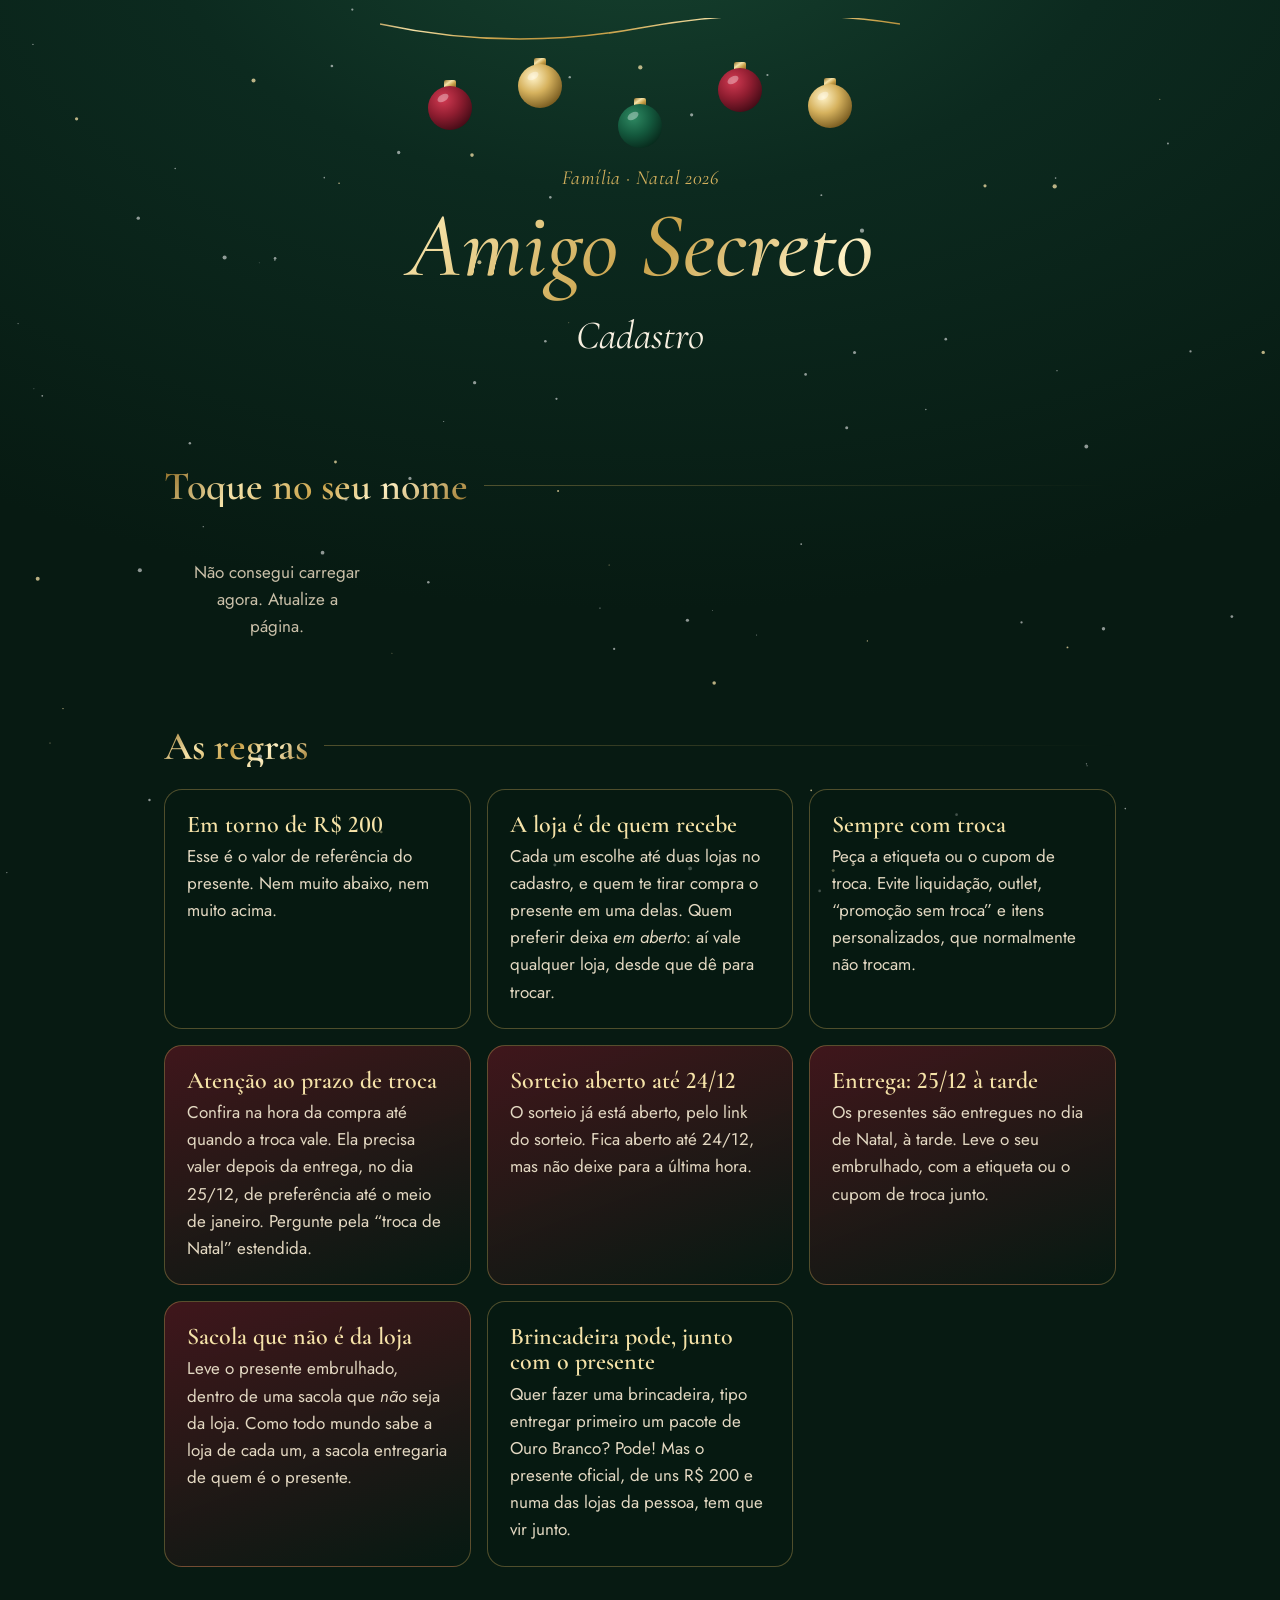
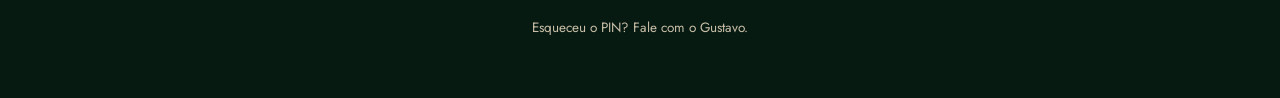
<file: index.html>
<!DOCTYPE html>
<html lang="pt-BR">
<head>
<meta charset="utf-8">
<meta name="viewport" content="width=device-width, initial-scale=1, viewport-fit=cover">
<meta name="theme-color" content="#071a12">
<title>Cadastro · Amigo Secreto</title>
<link rel="icon" href="data:image/svg+xml,%3Csvg xmlns='http://www.w3.org/2000/svg' viewBox='0 0 64 64'%3E%3Ccircle cx='32' cy='36' r='22' fill='%23c9a24a'/%3E%3Crect x='26' y='8' width='12' height='8' rx='2' fill='%23f3dfa2'/%3E%3C/svg%3E">
<link rel="preconnect" href="https://fonts.googleapis.com">
<link rel="preconnect" href="https://fonts.gstatic.com" crossorigin>
<link href="https://fonts.googleapis.com/css2?family=Cormorant+Garamond:ital,wght@0,500;0,600;1,500;1,600&family=Jost:wght@300;400;500&display=swap" rel="stylesheet">
<link rel="stylesheet" href="comum.css?v=5">
<script>if (location.hash === "#lojas") location.replace("lojas/");</script>
</head>
<body>
<main>
  <header>
    <svg class="enfeites" viewBox="0 0 520 150" aria-hidden="true">
      <defs>
        <linearGradient id="ou" x1="0" y1="0" x2="1" y2="1"><stop offset="0" stop-color="#8d6a22"/><stop offset=".35" stop-color="#f5e2a8"/><stop offset=".6" stop-color="#c9a24a"/><stop offset="1" stop-color="#7a5a1c"/></linearGradient>
        <radialGradient id="vi" cx=".35" cy=".3" r=".8"><stop offset="0" stop-color="#d23a52"/><stop offset=".5" stop-color="#8f1d30"/><stop offset="1" stop-color="#3a0913"/></radialGradient>
        <radialGradient id="ve" cx=".35" cy=".3" r=".8"><stop offset="0" stop-color="#2f8a63"/><stop offset=".5" stop-color="#145a3e"/><stop offset="1" stop-color="#062418"/></radialGradient>
        <radialGradient id="ov" cx=".35" cy=".3" r=".8"><stop offset="0" stop-color="#fff3c8"/><stop offset=".45" stop-color="#d6b25e"/><stop offset="1" stop-color="#6b4f17"/></radialGradient>
        <g id="b"><rect x="-6" y="-6" width="12" height="9" rx="2" fill="url(#ou)"/><circle r="22" cy="22"/><ellipse cx="-7" cy="12" rx="6" ry="3.5" fill="#fff" opacity=".35" transform="rotate(-30 -7 12)"/></g>
      </defs>
      <path d="M0 6 Q130 34 260 10 T520 6" fill="none" stroke="url(#ou)" stroke-width="1.5"/>
      <g class="bola" style="transform-box:fill-box"><line x1="70" y1="20" x2="70" y2="62" stroke="url(#ou)"/><use href="#b" x="70" y="68" fill="url(#vi)"/></g>
      <g class="bola" style="transform-box:fill-box"><line x1="160" y1="26" x2="160" y2="40" stroke="url(#ou)"/><use href="#b" x="160" y="46" fill="url(#ov)"/></g>
      <g class="bola" style="transform-box:fill-box"><line x1="260" y1="10" x2="260" y2="80" stroke="url(#ou)"/><use href="#b" x="260" y="86" fill="url(#ve)"/></g>
      <g class="bola" style="transform-box:fill-box"><line x1="360" y1="22" x2="360" y2="44" stroke="url(#ou)"/><use href="#b" x="360" y="50" fill="url(#vi)"/></g>
      <g class="bola" style="transform-box:fill-box"><line x1="450" y1="12" x2="450" y2="60" stroke="url(#ou)"/><use href="#b" x="450" y="66" fill="url(#ov)"/></g>
    </svg>
    <div class="sobre">Família · Natal 2026</div>
    <h1 class="foil">Amigo Secreto</h1>
    <div class="pagina">Cadastro</div>
    <div class="progresso" id="progresso">&nbsp;</div>
  </header>

  <section id="minha"></section>

  <section class="secao">
    <div class="secao-tit"><h2 class="foil">Toque no seu nome</h2></div>
    <div class="grade" id="grade"><div class="carregando">Carregando…</div></div>
  </section>

  <section class="secao">
    <div class="secao-tit"><h2 class="foil">As regras</h2></div>
    <div class="regras">
      <div class="regra"><h3>Em torno de R$ 200</h3><p>Esse é o valor de referência do presente. Nem muito abaixo, nem muito acima.</p></div>
      <div class="regra"><h3>A loja é de quem recebe</h3><p>Cada um escolhe até duas lojas no cadastro, e quem te tirar compra o presente em uma delas. Quem preferir deixa <em>em aberto</em>: aí vale qualquer loja, desde que dê para trocar.</p></div>
      <div class="regra"><h3>Sempre com troca</h3><p>Peça a etiqueta ou o cupom de troca. Evite liquidação, outlet, “promoção sem troca” e itens personalizados, que normalmente não trocam.</p></div>
      <div class="regra destaque"><h3>Atenção ao prazo de troca</h3><p>Confira na hora da compra até quando a troca vale. Ela precisa valer depois da entrega, no dia 25/12, de preferência até o meio de janeiro. Pergunte pela “troca de Natal” estendida.</p></div>
      <div class="regra destaque"><h3>Sorteio aberto até 24/12</h3><p>O sorteio já está aberto, pelo link do sorteio. Fica aberto até 24/12, mas não deixe para a última hora.</p></div>
      <div class="regra destaque"><h3>Entrega: 25/12 à tarde</h3><p>Os presentes são entregues no dia de Natal, à tarde. Leve o seu embrulhado, com a etiqueta ou o cupom de troca junto.</p></div>
      <div class="regra destaque"><h3>Sacola que não é da loja</h3><p>Leve o presente embrulhado, dentro de uma sacola que <em>não</em> seja da loja. Como todo mundo sabe a loja de cada um, a sacola entregaria de quem é o presente.</p></div>
      <div class="regra"><h3>Brincadeira pode, junto com o presente</h3><p>Quer fazer uma brincadeira, tipo entregar primeiro um pacote de Ouro Branco? Pode! Mas o presente oficial, de uns R$ 200 e numa das lojas da pessoa, tem que vir junto.</p></div>
    </div>
  </section>

  <footer>Esqueceu o PIN? Fale com o Gustavo.</footer>
</main>

<script src="comum.js?v=5"></script>
<script>
{
const { $, esc, avatar, abrir, fechar, toast, rpc } = AS;
const LOJAS = ["Granado","Natura","O Boticário","Sephora","Renner","Zara","C&A","Riachuelo","Livraria da Travessa","Livraria Cultura","Tok&Stok","Camicado","L'Occitane","Havaianas","Vivara","Pandora","Centauro","Decathlon","Amazon","Mercado Livre"];
let pessoas = [];

async function carregar() {
  try { pessoas = await AS.lista(); }
  catch (e) { $("#grade").innerHTML = `<div class="carregando">Não consegui carregar agora. Atualize a página.</div>`; return; }
  render();
}

function render() {
  const eu = AS.eu();
  const n = pessoas.filter(p => p.perfil_pronto).length;
  $("#progresso").textContent = `${n} de ${pessoas.length} já se cadastraram`;
  $("#grade").innerHTML = pessoas.map(p => `
    <button class="card ${eu && eu.id === p.id ? "eu" : ""}" data-id="${p.id}" aria-label="${esc(p.nome)}">
      ${avatar(p)}
      <h3>${esc(p.nome)}</h3>
      <div class="selos"><span class="selo ${p.perfil_pronto ? "on" : ""}">${p.perfil_pronto ? "Cadastrado" : "Falta cadastrar"}</span></div>
    </button>`).join("");
  renderMinha();
}

function renderMinha() {
  const eu = AS.eu(), box = $("#minha");
  if (!eu) {
    box.innerHTML = `
      <ol class="passos">
        <li>Toque no seu nome, logo abaixo.</li>
        <li>Escolha 4 números para ser o seu PIN e anote.</li>
        <li>Escreva a sua loja (pode colocar duas) e, se quiser, uma foto.</li>
      </ol>`;
    return;
  }
  const p = pessoas.find(x => x.id === eu.id);
  box.innerHTML = `
    <div class="minha"><div class="minha-in">
      ${avatar(p)}
      <div>
        <h2>${p.perfil_pronto ? "Pronto, " : "Olá, "}${esc(p.nome)}</h2>
        <p>${AS.lojasFrase(p)}</p>
      </div>
      <div class="acoes"><button class="btn" id="bPerfil">${p.perfil_pronto ? "Mudar meu cadastro" : "Terminar cadastro"}</button></div>
    </div></div>
    <p class="aviso">O sorteio <b>já está aberto</b>.</p>
    <div class="rodape"><a class="btn botao-grande" href="sorteio/">Ir para o sorteio</a></div>
    <div style="text-align:center"><button class="link" id="bSair">Não é você? Trocar de pessoa</button></div>`;
  $("#bPerfil").onclick = () => abrirPerfil(false);
  $("#bSair").onclick = () => { AS.guardarEu(null); render(); scrollTo({ top: 0, behavior: "smooth" }); };
}

$("#grade").addEventListener("click", e => {
  const c = e.target.closest(".card"); if (!c) return;
  const p = pessoas.find(x => x.id === +c.dataset.id), eu = AS.eu();
  if (eu && eu.id === p.id) { abrirPerfil(false); return; }
  AS.pedirPin(p, {
    criar: !p.reivindicado,
    aoEntrar: async () => {
      await carregar();
      const atual = pessoas.find(x => x.id === p.id);
      if (!atual.perfil_pronto) abrirPerfil(true); else { toast("Olá de novo, " + p.nome + "!"); scrollTo({ top: 0, behavior: "smooth" }); }
    }
  });
});

function abrirPerfil(primeiraVez) {
  const p = pessoas.find(x => x.id === AS.eu().id);
  let novaFoto = null;
  abrir(`
    <h2 class="foil">Seu cadastro</h2>
    <p class="sub">É isso que aparece para quem te tirar.</p>
    <form id="fPerfil">
      <label for="loja">Sua loja</label>
      <input type="text" id="loja" list="sugestoes" maxlength="80" placeholder="Ex.: Granado" value="${esc(p.loja || "")}" ${p.loja_aberta ? "disabled" : ""}>
      <label for="loja2">Outra loja (se quiser)</label>
      <input type="text" id="loja2" list="sugestoes" maxlength="80" placeholder="Ex.: Natura" value="${esc(p.loja2 || "")}" ${p.loja_aberta ? "disabled" : ""}>
      <datalist id="sugestoes">${LOJAS.map(l => `<option value="${esc(l)}">`).join("")}</datalist>
      <label class="troca"><input type="checkbox" id="aberta" ${p.loja_aberta ? "checked" : ""}>
        <span>Qualquer loja serve: quem me tirar pode comprar onde quiser, desde que dê para trocar.</span></label>
      <label>Sua foto (se quiser)</label>
      <div class="foto-ed">
        <div id="prev">${avatar(p)}</div>
        <label class="ghost" style="margin:0;color:var(--ivory)" for="arq">${p.foto ? "Trocar foto" : "Escolher foto"}</label>
        <input type="file" id="arq" accept="image/*" hidden>
      </div>
      <p class="erro" id="erro"></p>
      <div class="rodape"><button class="btn botao-grande" id="bSalvar">Salvar</button></div>
    </form>`);
  const loja = $("#loja"), loja2 = $("#loja2"), aberta = $("#aberta");
  aberta.onchange = () => { loja.disabled = loja2.disabled = aberta.checked; };
  $("#arq").onchange = async e => {
    const f = e.target.files[0]; if (!f) return;
    try { novaFoto = await reduzir(f); $("#prev").innerHTML = avatar({ ...p, foto: novaFoto }); }
    catch (er) { $("#erro").textContent = "Não consegui abrir essa foto. Tente outra."; }
  };
  $("#fPerfil").onsubmit = async ev => {
    ev.preventDefault();
    const err = $("#erro"), b = $("#bSalvar"), eu = AS.eu();
    if (!aberta.checked && !loja.value.trim() && !loja2.value.trim()) { err.textContent = "Escreva uma loja, ou marque “qualquer loja serve”."; return; }
    b.disabled = true; err.textContent = "";
    try {
      const ok = await rpc("amigo_salvar_perfil", { p_id: eu.id, p_pin: eu.pin, p_foto: novaFoto, p_loja: loja.value, p_loja2: loja2.value, p_loja_aberta: aberta.checked });
      if (!ok) { AS.guardarEu(null); fechar(); await carregar(); toast("Entre de novo com seu PIN."); return; }
      await carregar();
      pronto(primeiraVez);
    } catch (e2) { err.textContent = "A internet falhou. Tente de novo."; b.disabled = false; }
  };
}

function pronto(primeiraVez) {
  const eu = AS.eu(), p = pessoas.find(x => x.id === eu.id);
  abrir(`
    <div class="feito"><svg width="38" height="38" viewBox="0 0 24 24" fill="none" stroke="#2a1d05" stroke-width="2.6" stroke-linecap="round" stroke-linejoin="round"><path d="M5 12.5l4.5 4.5L19 7.5"/></svg></div>
    <h2 class="foil">Cadastro feito!</h2>
    <p class="sub">${AS.lojasFrase(p)}</p>
    ${primeiraVez ? `<p class="sub" style="margin-bottom:0">Seu PIN é</p><div class="pin-grande foil">${esc(eu.pin)}</div><p class="sub">Anote. Você vai usar no sorteio.</p>` : ""}
    <p class="aviso" style="margin-top:6px">O sorteio <b>já está aberto</b>.</p>
    <div class="rodape"><a class="btn botao-grande" href="sorteio/">Ir para o sorteio</a><button class="ghost" id="bFim">Fechar</button></div>`);
  $("#bFim").onclick = () => { fechar(); scrollTo({ top: 0, behavior: "smooth" }); };
}

function reduzir(file) {
  return new Promise((res, rej) => {
    const img = new Image(), url = URL.createObjectURL(file);
    img.onload = () => {
      const s = 360, c = document.createElement("canvas"); c.width = c.height = s;
      const m = Math.min(img.width, img.height);
      c.getContext("2d").drawImage(img, (img.width - m) / 2, (img.height - m) / 2, m, m, 0, 0, s, s);
      URL.revokeObjectURL(url); res(c.toDataURL("image/jpeg", 0.82));
    };
    img.onerror = rej; img.src = url;
  });
}

carregar();
}
</script>
</body>
</html>
</file>
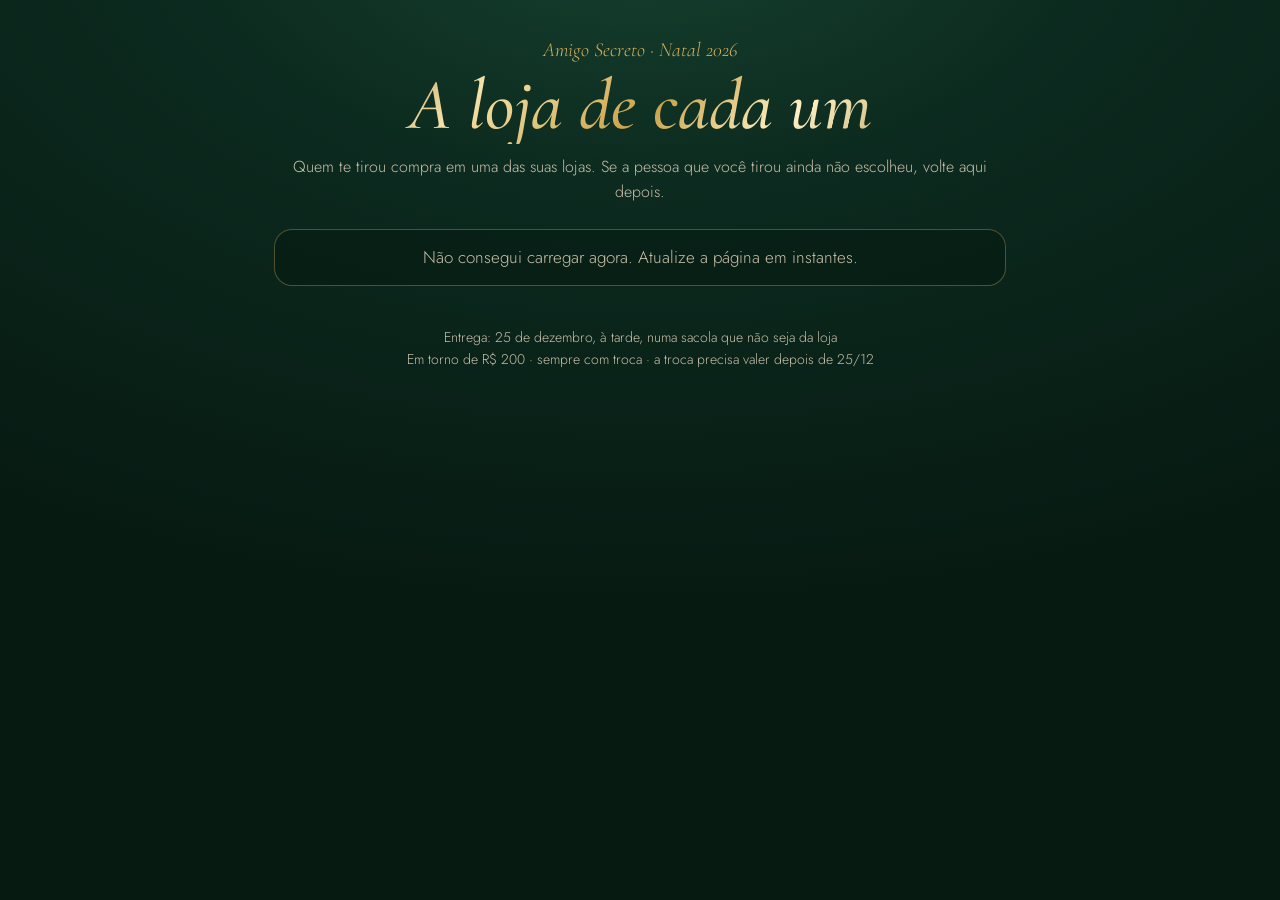
<file: lojas/index.html>
<!DOCTYPE html>
<html lang="pt-BR">
<head>
<meta charset="utf-8">
<meta name="viewport" content="width=device-width, initial-scale=1">
<meta name="theme-color" content="#071a12">
<title>A loja de cada um · Amigo Secreto</title>
<link rel="icon" href="data:image/svg+xml,%3Csvg xmlns='http://www.w3.org/2000/svg' viewBox='0 0 64 64'%3E%3Ccircle cx='32' cy='36' r='22' fill='%23c9a24a'/%3E%3Crect x='26' y='8' width='12' height='8' rx='2' fill='%23f3dfa2'/%3E%3C/svg%3E">
<link rel="preconnect" href="https://fonts.googleapis.com">
<link rel="preconnect" href="https://fonts.gstatic.com" crossorigin>
<link href="https://fonts.googleapis.com/css2?family=Cormorant+Garamond:ital,wght@0,500;0,600;1,500;1,600&family=Jost:wght@300;400;500&display=swap" rel="stylesheet">
<style>
:root{--bg:#071a12;--bg2:#0c2a1f;--gold:#d6b25e;--gold-hi:#f5e2a8;--ivory:#f7efe0;--muted:#c9bfa8;--line:rgba(214,178,94,.35);
  --foil:linear-gradient(135deg,#8d6a22 0%,#f5e2a8 28%,#c9a24a 52%,#fff1c4 70%,#9c7628 100%);
  --serif:"Cormorant Garamond",Georgia,serif;--sans:"Jost",system-ui,sans-serif}
*{box-sizing:border-box;min-width:0}
html{background:var(--bg)}
body::before{content:"";position:fixed;inset:0;z-index:-1;background:radial-gradient(1200px 700px at 50% -10%,#16422f 0%,var(--bg2) 40%,var(--bg) 100%)}
body{margin:0;color:var(--ivory);font:300 17px/1.6 var(--sans);overflow-x:clip}
main{max-width:860px;margin:0 auto;padding:calc(env(safe-area-inset-top) + 34px) max(5vw,16px) 60px}
.foil{background:var(--foil);-webkit-background-clip:text;background-clip:text;color:transparent}
.sobre{font-family:var(--serif);font-style:italic;font-size:20px;color:var(--gold);text-align:center}
h1{font-family:var(--serif);font-weight:500;font-style:italic;font-size:clamp(42px,9vw,72px);line-height:1.05;margin:2px 0 10px;text-align:center}
.carregando{text-align:center;color:var(--muted);padding:30px;display:block!important}
.av{border-radius:50%;padding:3px;background:var(--foil)}
.av>div{width:100%;height:100%;border-radius:50%;background:#123a2a center/cover no-repeat;display:grid;place-items:center;
  font-family:var(--serif);font-style:italic;color:var(--gold-hi);border:3px solid var(--bg)}
.atualizado{text-align:center;color:var(--muted);font-size:14px;margin-top:16px}
footer{margin-top:40px;text-align:center;color:var(--muted);font-size:14px}
/* lista de lojas */
.lojas-intro{margin:-8px 0 18px;color:var(--muted);font-size:16px}
.lista-lojas{list-style:none;margin:0;padding:0;border:1px solid var(--line);border-radius:18px;overflow:hidden;background:rgba(7,26,18,.55)}
.lista-lojas li{display:grid;grid-template-columns:auto minmax(0,1fr) minmax(0,1.3fr);gap:16px;align-items:center;padding:14px 20px;border-top:1px solid rgba(214,178,94,.18)}
.lista-lojas li:first-child{border-top:0}
.lista-lojas .av{width:52px;height:52px;margin:0}.lista-lojas .av>div{font-size:22px;border-width:2px}
.lista-lojas .nm{font-family:var(--serif);font-size:26px;font-weight:600}
.lista-lojas .lj{font-size:19px;color:var(--gold-hi);font-weight:400}
.lista-lojas .lj small{display:block;font-size:14px;color:var(--muted)}
.lista-lojas .l2{display:block}.lista-lojas .l2 i{color:var(--muted);font-family:var(--serif);font-size:.95em}
.lista-lojas .lj.vazio{color:var(--muted);font-style:italic;font-size:17px}
@media(max-width:600px){.lista-lojas li{grid-template-columns:auto minmax(0,1fr);gap:4px 14px;padding:14px 16px}.lista-lojas .av{grid-row:span 2}.lista-lojas .nm{font-size:23px}.lista-lojas .lj{font-size:17px}}


</style>
</head>
<body>
<main>
  <div class="sobre">Amigo Secreto · Natal 2026</div>
  <h1 class="foil">A loja de cada um</h1>
  <p class="lojas-intro" style="text-align:center;margin:0 0 24px">Quem te tirou compra em uma das suas lojas. Se a pessoa que você tirou ainda não escolheu, volte aqui depois.</p>
  <ol class="lista-lojas" id="listaLojas"><li class="carregando">Carregando…</li></ol>
  <p class="atualizado" id="atualizado"></p>
  <footer>Entrega: 25 de dezembro, à tarde, numa sacola que não seja da loja<br>Em torno de R$ 200 · sempre com troca · a troca precisa valer depois de 25/12</footer>
</main>
<script>
{
const URL_SB = "https://adamlaxpbvckihfscljf.supabase.co";
const KEY = "sb_publishable_EiP8xyw4yO0I_c0-CVUupw_tNY9F3Fz";
const esc = s => String(s ?? "").replace(/[&<>"']/g, c => ({"&":"&amp;","<":"&lt;",">":"&gt;",'"':"&quot;","'":"&#39;"}[c]));
const avatar = p => `<div class="av"><div ${p.foto ? `style="background-image:url('${p.foto}')"` : ""}>${p.foto ? "" : esc(p.nome[0])}</div></div>`;
const lista = document.getElementById("listaLojas");
async function carregar() {
  try {
    const r = await fetch(`${URL_SB}/rest/v1/rpc/amigo_lista`, { method: "POST", headers: { apikey: KEY, "Content-Type": "application/json" }, body: "{}" });
    if (!r.ok) throw 0;
    const pessoas = await r.json();
    lista.innerHTML = pessoas.map(p => `
      <li>${avatar(p)}<div class="nm">${esc(p.nome)}</div>${
        p.loja_aberta ? `<div class="lj">Em aberto<small>Qualquer loja, desde que dê para trocar</small></div>`
        : p.loja && p.loja2 ? `<div class="lj">${esc(p.loja)}<span class="l2"><i>ou</i> ${esc(p.loja2)}</span></div>`
        : p.loja ? `<div class="lj">${esc(p.loja)}</div>`
        : `<div class="lj vazio">Ainda não escolheu</div>`}</li>`).join("");
    document.getElementById("atualizado").textContent = "Atualizado às " + new Date().toLocaleTimeString("pt-BR", { hour: "2-digit", minute: "2-digit" });
  } catch (e) {
    lista.innerHTML = `<li class="carregando">Não consegui carregar agora. Atualize a página em instantes.</li>`;
  }
}
carregar();
setInterval(carregar, 60000);
}
</script>
</body>
</html>
</file>
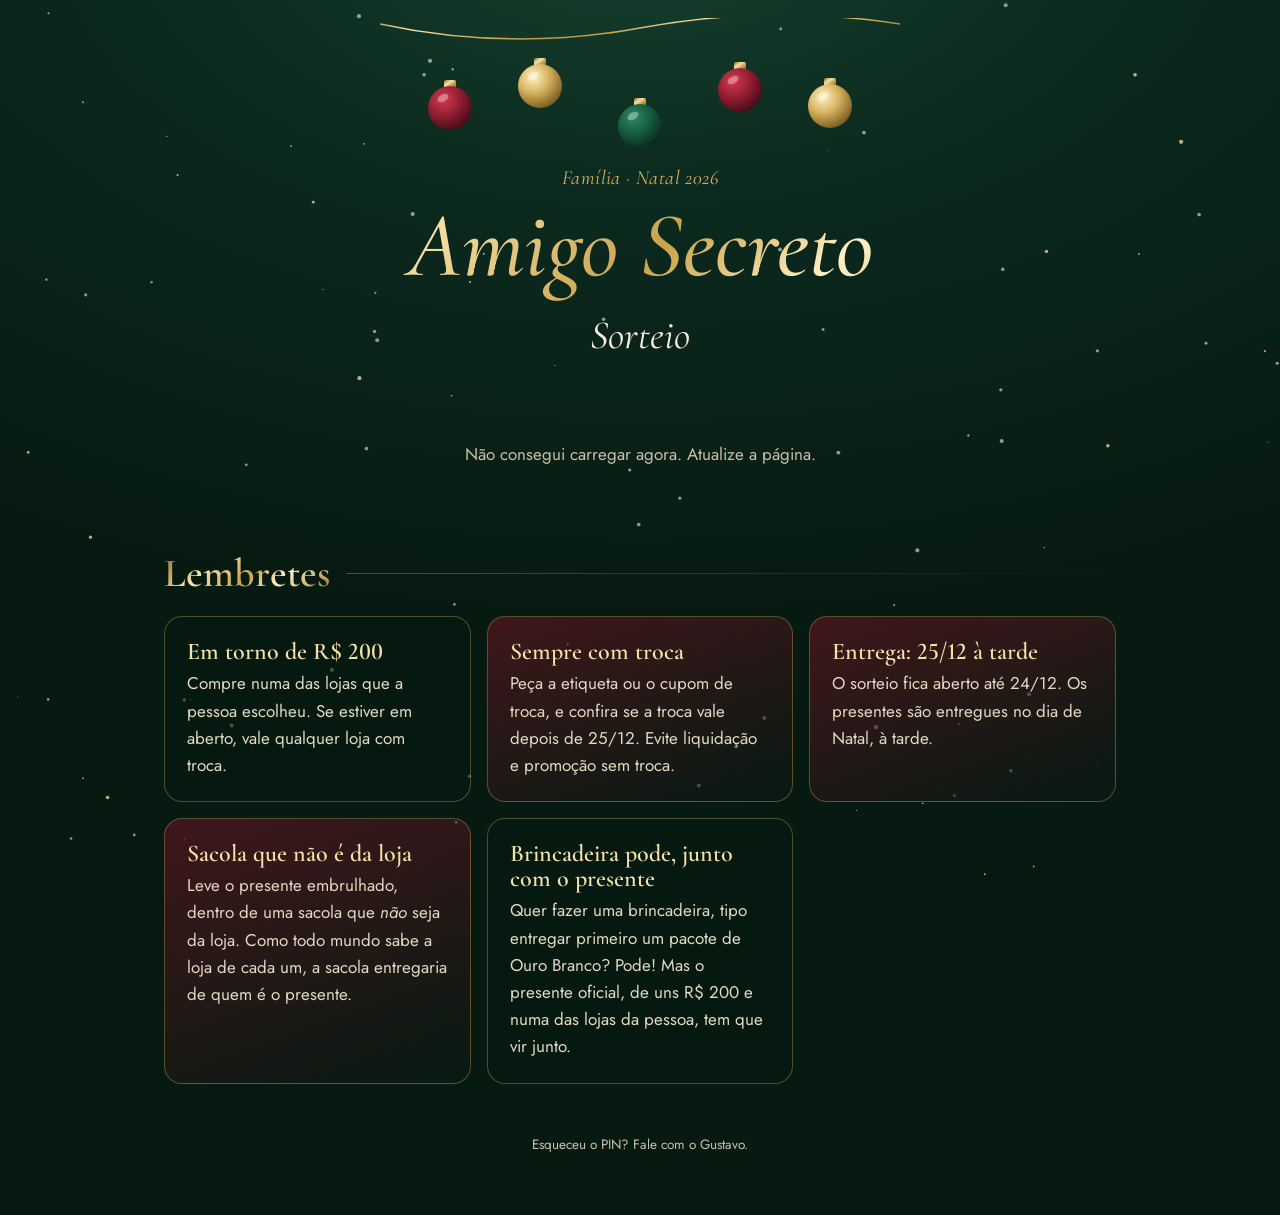
<file: sorteio/index.html>
<!DOCTYPE html>
<html lang="pt-BR">
<head>
<meta charset="utf-8">
<meta name="viewport" content="width=device-width, initial-scale=1, viewport-fit=cover">
<meta name="theme-color" content="#071a12">
<title>Sorteio · Amigo Secreto</title>
<link rel="icon" href="data:image/svg+xml,%3Csvg xmlns='http://www.w3.org/2000/svg' viewBox='0 0 64 64'%3E%3Ccircle cx='32' cy='36' r='22' fill='%23c9a24a'/%3E%3Crect x='26' y='8' width='12' height='8' rx='2' fill='%23f3dfa2'/%3E%3C/svg%3E">
<link rel="preconnect" href="https://fonts.googleapis.com">
<link rel="preconnect" href="https://fonts.gstatic.com" crossorigin>
<link href="https://fonts.googleapis.com/css2?family=Cormorant+Garamond:ital,wght@0,500;0,600;1,500;1,600&family=Jost:wght@300;400;500&display=swap" rel="stylesheet">
<link rel="stylesheet" href="../comum.css?v=5">
</head>
<body>
<main>
  <header>
    <svg class="enfeites" viewBox="0 0 520 150" aria-hidden="true">
      <defs>
        <linearGradient id="ou" x1="0" y1="0" x2="1" y2="1"><stop offset="0" stop-color="#8d6a22"/><stop offset=".35" stop-color="#f5e2a8"/><stop offset=".6" stop-color="#c9a24a"/><stop offset="1" stop-color="#7a5a1c"/></linearGradient>
        <radialGradient id="vi" cx=".35" cy=".3" r=".8"><stop offset="0" stop-color="#d23a52"/><stop offset=".5" stop-color="#8f1d30"/><stop offset="1" stop-color="#3a0913"/></radialGradient>
        <radialGradient id="ve" cx=".35" cy=".3" r=".8"><stop offset="0" stop-color="#2f8a63"/><stop offset=".5" stop-color="#145a3e"/><stop offset="1" stop-color="#062418"/></radialGradient>
        <radialGradient id="ov" cx=".35" cy=".3" r=".8"><stop offset="0" stop-color="#fff3c8"/><stop offset=".45" stop-color="#d6b25e"/><stop offset="1" stop-color="#6b4f17"/></radialGradient>
        <g id="b"><rect x="-6" y="-6" width="12" height="9" rx="2" fill="url(#ou)"/><circle r="22" cy="22"/><ellipse cx="-7" cy="12" rx="6" ry="3.5" fill="#fff" opacity=".35" transform="rotate(-30 -7 12)"/></g>
      </defs>
      <path d="M0 6 Q130 34 260 10 T520 6" fill="none" stroke="url(#ou)" stroke-width="1.5"/>
      <g class="bola" style="transform-box:fill-box"><line x1="70" y1="20" x2="70" y2="62" stroke="url(#ou)"/><use href="#b" x="70" y="68" fill="url(#vi)"/></g>
      <g class="bola" style="transform-box:fill-box"><line x1="160" y1="26" x2="160" y2="40" stroke="url(#ou)"/><use href="#b" x="160" y="46" fill="url(#ov)"/></g>
      <g class="bola" style="transform-box:fill-box"><line x1="260" y1="10" x2="260" y2="80" stroke="url(#ou)"/><use href="#b" x="260" y="86" fill="url(#ve)"/></g>
      <g class="bola" style="transform-box:fill-box"><line x1="360" y1="22" x2="360" y2="44" stroke="url(#ou)"/><use href="#b" x="360" y="50" fill="url(#vi)"/></g>
      <g class="bola" style="transform-box:fill-box"><line x1="450" y1="12" x2="450" y2="60" stroke="url(#ou)"/><use href="#b" x="450" y="66" fill="url(#ov)"/></g>
    </svg>
    <div class="sobre">Família · Natal 2026</div>
    <h1 class="foil">Amigo Secreto</h1>
    <div class="pagina">Sorteio</div>
    <div class="progresso" id="progresso">&nbsp;</div>
  </header>

  <section id="topo"><div class="carregando">Carregando…</div></section>

  <section class="secao" id="nomes" hidden>
    <div class="secao-tit"><h2 class="foil">Toque no seu nome</h2></div>
    <div class="grade" id="grade"></div>
  </section>

  <section class="secao">
    <div class="secao-tit"><h2 class="foil">Lembretes</h2></div>
    <div class="regras">
      <div class="regra"><h3>Em torno de R$ 200</h3><p>Compre numa das lojas que a pessoa escolheu. Se estiver em aberto, vale qualquer loja com troca.</p></div>
      <div class="regra destaque"><h3>Sempre com troca</h3><p>Peça a etiqueta ou o cupom de troca, e confira se a troca vale depois de 25/12. Evite liquidação e promoção sem troca.</p></div>
      <div class="regra destaque"><h3>Entrega: 25/12 à tarde</h3><p>O sorteio fica aberto até 24/12. Os presentes são entregues no dia de Natal, à tarde.</p></div>
      <div class="regra destaque"><h3>Sacola que não é da loja</h3><p>Leve o presente embrulhado, dentro de uma sacola que <em>não</em> seja da loja. Como todo mundo sabe a loja de cada um, a sacola entregaria de quem é o presente.</p></div>
      <div class="regra"><h3>Brincadeira pode, junto com o presente</h3><p>Quer fazer uma brincadeira, tipo entregar primeiro um pacote de Ouro Branco? Pode! Mas o presente oficial, de uns R$ 200 e numa das lojas da pessoa, tem que vir junto.</p></div>
    </div>
  </section>

  <footer>Esqueceu o PIN? Fale com o Gustavo.</footer>
</main>

<script src="../comum.js?v=5"></script>
<script>
{
const { $, esc, avatar, abrir, fechar, toast, rpc } = AS;
let pessoas = [];
const aberto = () => Date.now() >= AS.ABERTURA.getTime();
const encerrado = () => Date.now() > AS.PRAZO.getTime();

async function carregar() {
  try { pessoas = await AS.lista(); }
  catch (e) { $("#topo").innerHTML = `<div class="carregando">Não consegui carregar agora. Atualize a página.</div>`; return; }
  render();
}

/* antes da abertura: só o relógio */
function relogio() {
  const tm = Math.ceil(Math.max(0, AS.ABERTURA - Date.now()) / 6e4); // minutos que faltam
  const d = Math.floor(tm / 1440), h = Math.floor(tm / 60) % 24, m = tm % 60;
  const caixa = (n, um, varios) => `<div><b class="foil">${n}</b><span>${n === 1 ? um : varios}</span></div>`;
  return `<div class="relogio">${caixa(d, "dia", "dias")}${caixa(h, "hora", "horas")}${caixa(m, "minuto", "minutos")}</div>`;
}

function render() {
  const eu = AS.eu();
  const top = $("#topo"), nomes = $("#nomes");
  if (!aberto()) {
    $("#progresso").textContent = `${pessoas.filter(p => p.perfil_pronto).length} de ${pessoas.length} já se cadastraram`;
    top.innerHTML = `
      <p class="aviso">O sorteio ainda não abriu.</p>
      ${relogio()}
      <p class="convite">Ainda não fez o cadastro? Faça pelo link de cadastro.</p>`;
    nomes.hidden = true;
    return;
  }
  $("#progresso").textContent = `${pessoas.filter(p => p.sorteou).length} de ${pessoas.length} já sortearam`;
  if (encerrado() && !eu) {
    top.innerHTML = `<p class="aviso">O sorteio fechou em 24 de dezembro.</p>`;
  }
  if (eu) {
    const p = pessoas.find(x => x.id === eu.id);
    top.innerHTML = `
      <div class="minha"><div class="minha-in">
        ${avatar(p)}
        <div><h2>Olá, ${esc(p.nome)}</h2>
          <p>${eu.link ? `Este é o link do sorteio de ${esc(p.nome)}. ` : ""}${p.sorteou ? "Já sorteou. Toque para ver de novo." : "Confira se ninguém está olhando a tela."}</p></div>
        <div class="acoes"><button class="btn botao-grande" id="bSorteio">${p.sorteou ? "Ver quem eu tirei" : "Sortear"}</button></div>
      </div></div>
      <div style="text-align:center">${eu.link ? `<a class="link" href="./">Sair do sorteio de ${esc(p.nome)}</a>` : `<button class="link" id="bSair">Não é você? Trocar de pessoa</button>`}</div>`;
    $("#bSorteio").onclick = () => p.sorteou ? verAmigo() : abrirSorteio();
    if (!eu.link) $("#bSair").onclick = () => { AS.guardarEu(null); render(); };
    nomes.hidden = true;
    return;
  }
  if (!encerrado()) top.innerHTML = `<p class="aviso">Toque no seu nome e digite o seu PIN para sortear.</p>`;
  nomes.hidden = false;
  $("#grade").innerHTML = pessoas.map(p => `
    <button class="card ${p.reivindicado ? "" : "falta"}" data-id="${p.id}" aria-label="${esc(p.nome)}">
      ${avatar(p)}
      <h3>${esc(p.nome)}</h3>
      <div class="selos"><span class="selo ${p.sorteou ? "on" : ""}">${!p.reivindicado ? "Falta cadastrar" : p.sorteou ? "Já sorteou" : "Pode sortear"}</span></div>
    </button>`).join("");
}

$("#grade").addEventListener("click", e => {
  const c = e.target.closest(".card"); if (!c) return;
  const p = pessoas.find(x => x.id === +c.dataset.id);
  if (!p.reivindicado) {
    abrir(`${avatar(p)}<h2 class="foil">${esc(p.nome)}</h2>
      <p class="sub">Ainda não fez o cadastro. Faça primeiro pelo link de cadastro e depois volte aqui.</p>
      <div class="rodape"><a class="btn botao-grande" href="../">Ir para o cadastro</a></div>`);
    return;
  }
  AS.pedirPin(p, { criar: false, aoEntrar: async () => { await carregar(); scrollTo({ top: 0, behavior: "smooth" }); } });
});

function abrirSorteio() {
  if (encerrado()) { abrir(`<h2 class="foil">Sorteio fechado</h2><p class="sub">O prazo era 24 de dezembro.</p>`); return; }
  abrir(`
    <h2 class="foil">Hora do sorteio</h2>
    <p class="sub">Confira se ninguém está olhando a sua tela.</p>
    <div class="roleta"><b class="foil" id="nomeRoda">?</b></div>
    <p class="erro" id="erro"></p>
    <div class="rodape"><button class="btn botao-grande" id="bGirar">Sortear agora</button></div>`);
  $("#bGirar").onclick = async () => {
    const b = $("#bGirar"), eu = AS.eu(); b.disabled = true;
    const outros = pessoas.filter(x => x.id !== eu.id).map(x => x.nome);
    let i = 0, atraso = 55, parar = false, res = null;
    const roda = $("#nomeRoda");
    const passo = () => {
      if (!roda.isConnected) return;
      roda.textContent = outros[i++ % outros.length];
      if (parar && atraso > 260) { if (res) { etiqueta(res, true); carregar(); } return; }
      if (parar) atraso *= 1.18;
      setTimeout(passo, atraso);
    };
    passo();
    try {
      const [r] = await rpc("amigo_meu_amigo", { p_id: eu.id, p_pin: eu.pin, p_sortear: true });
      if (r.status === "fechado") { abrir(`<h2 class="foil">Ainda não abriu</h2><p class="sub">O sorteio ainda não abriu. Tente de novo mais tarde.</p>`); return; }
      if (r.status === "encerrado") { abrir(`<h2 class="foil">Sorteio fechado</h2><p class="sub">O prazo era 24 de dezembro.</p>`); return; }
      if (r.status === "pin") { AS.guardarEu(null); fechar(); await carregar(); toast("Entre de novo com seu PIN."); return; }
      res = r; setTimeout(() => parar = true, 1400);
    } catch (e) { parar = true; $("#erro").textContent = "A internet falhou. Tente de novo."; b.disabled = false; }
  };
}

async function verAmigo() {
  abrir(`<div class="carregando">Abrindo o envelope…</div>`);
  const eu = AS.eu();
  try {
    const [r] = await rpc("amigo_meu_amigo", { p_id: eu.id, p_pin: eu.pin, p_sortear: false });
    if (r.status === "ok") etiqueta(r, false);
    else if (r.status === "pin") { AS.guardarEu(null); fechar(); carregar(); toast("Entre de novo com seu PIN."); }
    else abrirSorteio();
  } catch (e) { const el = document.querySelector("#modal .carregando"); if (el) el.textContent = "A internet falhou. Tente de novo."; }
}

function etiqueta(r, festa) {
  const loja = r.loja_aberta
    ? `<div class="lj">Qualquer loja</div><div class="lj-sub">Desde que dê para trocar</div>`
    : r.loja && r.loja2 ? `<div class="lj">${esc(r.loja)}</div><div class="lj-ou">ou</div><div class="lj">${esc(r.loja2)}</div><div class="lj-sub">Compre em uma das duas</div>`
    : r.loja ? `<div class="lj">${esc(r.loja)}</div><div class="lj-sub">Compre nesta loja</div>`
    : `<div class="lj">Loja ainda não escolhida</div><div class="lj-sub">Veja de novo daqui a alguns dias</div>`;
  abrir(`
    <div class="etiqueta">
      <small>Você tirou</small>
      <h3>${esc(r.nome)}</h3>
      ${avatar(r)}
      ${loja}
      <p class="lembra">Em torno de R$ 200 · peça troca · a troca precisa valer depois de 25/12<br>Entrega: 25 de dezembro, à tarde, numa sacola que não seja da loja</p>
    </div>
    <div class="rodape"><button class="btn botao-grande" id="bFim">Guardar segredo</button></div>`);
  $("#bFim").onclick = fechar;
  if (festa) AS.confete();
}

/* link pessoal: /sorteio/#<código> entra direto, sem PIN */
async function iniciar() {
  const cod = location.hash.slice(1);
  if (/^[0-9a-f]{20,}$/.test(cod)) {
    try {
      const [p] = await rpc("amigo_por_token", { p_token: cod });
      if (p) AS.usarLink({ id: p.id, pin: cod });
      else toast("Este link não vale. Use o link do sorteio do grupo.");
    } catch (e) { toast("A internet falhou. Atualize a página."); }
  }
  carregar();
}
iniciar();
addEventListener("hashchange", () => location.reload());
/* atualiza o relógio e abre sozinho na hora */
setInterval(() => { if (!aberto() || !render.abriu) { if (aberto()) { render.abriu = true; carregar(); } else render(); } }, 20000);
}
</script>
</body>
</html>
</file>
<file: comum.css>
:root{
  --bg:#071a12;--bg2:#0c2a1f;--wine:#6e1423;--wine2:#8f1d30;
  --gold:#d6b25e;--gold-hi:#f5e2a8;--gold-lo:#8d6a22;
  --ivory:#f7efe0;--muted:#c9bfa8;--line:rgba(214,178,94,.35);
  --foil:linear-gradient(135deg,#8d6a22 0%,#f5e2a8 28%,#c9a24a 52%,#fff1c4 70%,#9c7628 100%);
  --serif:"Cormorant Garamond",Georgia,serif;--sans:"Jost",system-ui,sans-serif;
}
*{box-sizing:border-box;min-width:0}
html,body{margin:0}
html{background:var(--bg)}
body::before{content:"";position:fixed;inset:0;z-index:-1;background:radial-gradient(1200px 700px at 50% -10%,#16422f 0%,var(--bg2) 40%,var(--bg) 100%)}
body{color:var(--ivory);font:400 17px/1.6 var(--sans);overflow-x:clip;min-height:100vh;
  padding-bottom:env(safe-area-inset-bottom)}
#neve{position:fixed;inset:0;pointer-events:none;z-index:0}
main{position:relative;z-index:1;max-width:1080px;margin:0 auto;padding:0 max(5vw,18px) 60px}
.foil{background:var(--foil);-webkit-background-clip:text;background-clip:text;color:transparent}
h1,h2,h3{font-family:var(--serif);font-weight:600;margin:0;line-height:1.05}
h1,h2,h3,.pin,.pin-grande,.relogio b,.passos li::before,.roleta b{font-variant-numeric:lining-nums}

/* hero */
header{text-align:center;padding:calc(env(safe-area-inset-top) + 18px) 0 8px}
.enfeites{display:block;margin:0 auto;width:min(520px,100%);height:auto}
.enfeites .bola{transform-origin:top center;animation:balanca 6s ease-in-out infinite}
.enfeites .bola:nth-child(2n){animation-delay:-2s}.enfeites .bola:nth-child(3n){animation-delay:-4s}
@keyframes balanca{0%,100%{transform:rotate(-2.5deg)}50%{transform:rotate(2.5deg)}}
.sobre{font-family:var(--serif);font-style:italic;font-size:20px;color:var(--gold);letter-spacing:.02em;margin-top:-6px}
h1{font-size:clamp(46px,10vw,92px);font-style:italic;font-weight:500;padding:4px 0 6px}
.contagem{display:inline-flex;align-items:baseline;gap:10px;margin-top:10px;padding:10px 22px;border:1px solid var(--line);
  border-radius:999px;background:rgba(7,26,18,.55);backdrop-filter:blur(6px)}
.contagem b{font-family:var(--serif);font-size:30px;font-weight:600}
.contagem span{color:var(--muted);font-size:15px}
.progresso{margin:14px auto 0;color:var(--muted);font-size:14px}

/* minha área */
.minha{margin:34px 0 0;border-radius:22px;padding:2px;background:var(--foil)}
.minha-in{border-radius:20px;background:linear-gradient(160deg,#5c1020,#3a0913 70%);padding:22px;display:grid;
  grid-template-columns:auto minmax(0,1fr) auto;gap:18px;align-items:center}
.minha h2{font-size:30px}
.minha p{margin:4px 0 0;color:#ead9c0;font-size:17px}
.acoes{display:flex;gap:10px;flex-wrap:wrap;justify-content:flex-end}
.convite{margin:34px 0 0;text-align:center;color:var(--muted);font-family:var(--serif);font-size:22px;font-style:italic}

/* botões */
.btn{appearance:none;border:0;cursor:pointer;font:500 17px/1 var(--sans);letter-spacing:.02em;min-height:54px;padding:0 26px;text-decoration:none;display:inline-flex;align-items:center;justify-content:center;
  border-radius:999px;color:#2a1d05;background:var(--foil);background-size:160% 160%;box-shadow:0 6px 20px rgba(0,0,0,.35),inset 0 1px 0 rgba(255,255,255,.5);
  transition:transform .15s,background-position .6s}
.btn:hover{background-position:100% 0;transform:translateY(-1px)}
.btn:focus-visible,.card:focus-visible,input:focus-visible,textarea:focus-visible,.ghost:focus-visible{outline:2px solid var(--gold-hi);outline-offset:3px}
.btn[disabled]{opacity:.55;cursor:wait}
.ghost{appearance:none;background:transparent;border:1px solid var(--line);color:var(--ivory);font:400 17px/1 var(--sans);
  min-height:54px;padding:0 22px;text-decoration:none;display:inline-flex;align-items:center;justify-content:center;border-radius:999px;cursor:pointer}
.ghost:hover{border-color:var(--gold)}
.link{background:none;border:0;color:var(--gold);font:400 16px var(--sans);cursor:pointer;text-decoration:underline;padding:8px}

/* participantes */
.secao{margin-top:54px}
.secao-tit{display:flex;align-items:center;gap:16px;margin-bottom:22px}
.secao-tit h2{font-size:clamp(30px,5vw,40px);white-space:nowrap}
.secao-tit::after{content:"";flex:1;height:1px;background:linear-gradient(90deg,var(--line),transparent)}
.grade{display:grid;grid-template-columns:repeat(auto-fill,minmax(min(220px,100%),1fr));gap:16px}
.card{position:relative;text-align:center;padding:22px 16px 18px;border-radius:18px;cursor:pointer;color:inherit;font:inherit;
  background:linear-gradient(180deg,rgba(255,255,255,.06),rgba(255,255,255,.015));border:1px solid var(--line);transition:transform .2s,border-color .2s}
.card:hover{transform:translateY(-3px);border-color:var(--gold)}
.card.eu{border-color:var(--gold);box-shadow:0 0 0 1px var(--gold) inset,0 10px 30px rgba(0,0,0,.3)}
.av{width:92px;height:92px;margin:0 auto 12px;border-radius:50%;padding:3px;background:var(--foil)}
.av>div{width:100%;height:100%;border-radius:50%;background:#123a2a center/cover no-repeat;display:grid;place-items:center;
  font-family:var(--serif);font-size:38px;font-style:italic;color:var(--gold-hi);border:3px solid var(--bg)}
.card h3{font-size:26px}
.selos{display:flex;gap:6px;justify-content:center;flex-wrap:wrap;margin-top:12px}
.selo{font-size:13px;letter-spacing:.04em;padding:4px 10px;border-radius:999px;border:1px solid var(--line);color:var(--muted)}
.selo.on{border-color:transparent;background:rgba(214,178,94,.18);color:var(--gold-hi)}

/* regras */
.regras{display:grid;grid-template-columns:repeat(auto-fit,minmax(min(300px,100%),1fr));gap:16px}
.regra{padding:22px;border-radius:18px;background:rgba(7,26,18,.55);border:1px solid var(--line)}
.regra h3{font-size:24px;color:var(--gold-hi);margin-bottom:6px}
.regra p{margin:0;color:#e3d8c2;font-size:17px}
.regra.destaque{background:linear-gradient(160deg,rgba(110,20,35,.55),rgba(7,26,18,.6))}
footer{margin-top:50px;text-align:center;color:var(--muted);font-size:13.5px}

/* modal */
.veu{position:fixed;inset:0;z-index:20;display:none;place-items:center;padding:18px;background:rgba(3,12,8,.78);backdrop-filter:blur(5px)}
.veu.aberto{display:grid;animation:surge .25s ease-out}
@keyframes surge{from{opacity:0}to{opacity:1}}
.caixa{width:min(460px,100%);max-height:calc(100vh - 36px);overflow:auto;border-radius:22px;padding:2px;background:var(--foil)}
.caixa-in{border-radius:20px;background:linear-gradient(180deg,#0f3324,#08201a);padding:26px 22px 22px;position:relative}
.fechar{position:absolute;top:10px;right:10px;width:44px;height:44px;border-radius:50%;border:0;background:transparent;color:var(--muted);font-size:26px;cursor:pointer}
.caixa h2{font-size:32px;text-align:center;margin:4px 30px 6px}
.caixa .sub{text-align:center;color:#e3d8c2;margin:0 0 18px;font-size:17px}
label{display:block;font-size:16px;color:#e3d8c2;margin:16px 0 6px}
input[type=text],input[type=password],textarea,input[inputmode]{width:100%;font:400 18px var(--sans);color:var(--ivory);background:rgba(0,0,0,.25);
  border:1px solid var(--line);border-radius:12px;padding:12px 14px;min-height:54px}
textarea{resize:vertical;min-height:80px}
.pin{font-variant-numeric:lining-nums!important;text-align:center;font-size:36px!important;letter-spacing:.45em;padding-left:.45em!important;font-family:var(--serif)!important}
.erro{color:#ffb4a8;font-size:16px;min-height:20px;margin:8px 0 0;text-align:center}
.foto-ed{display:flex;align-items:center;gap:16px}
.foto-ed .av{margin:0;flex:none}
.troca{display:flex;gap:12px;align-items:flex-start;margin-top:14px;padding:12px 14px;border-radius:12px;border:1px solid var(--line);cursor:pointer}
.troca input{width:26px;height:26px;accent-color:var(--gold);flex:none;margin-top:2px}
.troca span{font-size:16px;color:#e3d8c2}
.rodape{display:flex;gap:10px;justify-content:center;margin-top:20px;flex-wrap:wrap}

/* sorteio */
.roleta{height:90px;margin:10px 0 4px;border-radius:16px;border:1px solid var(--line);display:grid;place-items:center;overflow:hidden;
  background:radial-gradient(circle at 50% 50%,rgba(214,178,94,.15),transparent 70%)}
.roleta b{font-family:var(--serif);font-size:46px;font-style:italic;font-weight:500}
.etiqueta{margin-top:6px;background:linear-gradient(170deg,#fbf5e8,#efe2c6);color:#2b1d10;border-radius:16px;padding:24px 20px;text-align:center;
  position:relative;box-shadow:0 18px 40px rgba(0,0,0,.4);animation:abre .7s cubic-bezier(.2,.9,.3,1.2)}
.etiqueta::before{content:"";position:absolute;top:12px;left:50%;width:16px;height:16px;margin-left:-8px;border-radius:50%;background:#08201a;box-shadow:0 0 0 3px var(--gold)}
@keyframes abre{from{transform:scale(.6) rotate(-6deg);opacity:0}to{transform:none;opacity:1}}
.etiqueta small{display:block;margin-top:18px;font-size:13px;letter-spacing:.12em;text-transform:uppercase;color:#8a6a2a}
.etiqueta h3{font-size:48px;font-style:italic;font-weight:600;color:var(--wine);margin:4px 0 10px}
.etiqueta .av{width:110px;height:110px}
.etiqueta .av>div{border-color:#f5ecd9}
.etiqueta .lj{font-family:var(--serif);font-size:26px;font-weight:600;color:#123a2a}
.etiqueta .lj-ou{font-family:var(--serif);font-style:italic;font-size:18px;color:#8a6a2a;line-height:1.2}
.etiqueta .lj-sub{font-size:14px;color:#5a4a33;margin-top:2px}
.etiqueta .dica{margin:14px 0 0;padding-top:12px;border-top:1px dashed #c8b48a;font-size:14.5px;color:#4a3b25}
.etiqueta .lembra{margin-top:14px;font-size:14.5px;color:#6b5636}
#brilho{position:fixed;inset:0;pointer-events:none;z-index:30}
.toast{position:fixed;left:50%;bottom:calc(20px + env(safe-area-inset-bottom));transform:translateX(-50%);z-index:40;padding:12px 20px;border-radius:999px;
  background:#0f3324;border:1px solid var(--gold);color:var(--ivory);font-size:16px;opacity:0;transition:opacity .3s;pointer-events:none}
.toast.on{opacity:1}
.carregando{text-align:center;color:var(--muted);padding:30px}

/* páginas */
.pagina{display:inline-block;margin-top:2px;font-family:var(--serif);font-size:clamp(28px,6vw,40px);font-style:italic;color:var(--ivory)}
.passos{margin:30px auto 0;max-width:640px;list-style:none;padding:0;display:grid;gap:12px;counter-reset:p}
.passos li{counter-increment:p;display:grid;grid-template-columns:52px minmax(0,1fr);gap:16px;align-items:center;padding:14px 18px;border-radius:16px;border:1px solid var(--line);background:rgba(7,26,18,.55);font-size:18px}
.passos li::before{content:counter(p);width:52px;height:52px;border-radius:50%;display:grid;place-items:center;background:var(--foil);color:#2a1d05;font:600 26px var(--serif)}
.aviso{margin:26px auto 0;max-width:640px;text-align:center;padding:18px 20px;border-radius:16px;background:linear-gradient(160deg,rgba(110,20,35,.55),rgba(7,26,18,.6));border:1px solid var(--line);font-size:18px}
.aviso b{color:var(--gold-hi);font-weight:500}
.relogio{display:flex;justify-content:center;gap:12px;margin:22px 0 4px;flex-wrap:wrap}
.relogio div{min-width:96px;padding:14px 10px;border-radius:16px;border:1px solid var(--line);background:rgba(7,26,18,.6);text-align:center}
.relogio b{display:block;font-family:var(--serif);font-size:48px;line-height:1;font-weight:600}
.relogio span{font-size:15px;color:var(--muted)}
.card.falta{opacity:.62}
.pin-grande{font-family:var(--serif);font-size:56px;font-weight:600;letter-spacing:.2em;text-align:center;margin:4px 0}
.feito{width:74px;height:74px;margin:0 auto 6px;border-radius:50%;background:var(--foil);display:grid;place-items:center}
.botao-grande{min-height:64px;font-size:19px;padding:0 34px}
@media(max-width:640px){
  .minha-in{grid-template-columns:auto minmax(0,1fr)}
  .acoes{grid-column:1/-1;justify-content:stretch}.acoes>*{flex:1;white-space:nowrap;padding:0 14px;font-size:16px}
  .grade{grid-template-columns:repeat(2,minmax(0,1fr));gap:12px}
  .card{padding:18px 10px 14px}.av{width:76px;height:76px}.av>div{font-size:30px}.card h3{font-size:22px}
  .selo{font-size:12px;padding:3px 8px}
}
@media(prefers-reduced-motion:reduce){*{animation:none!important;transition:none!important}}
</file>
